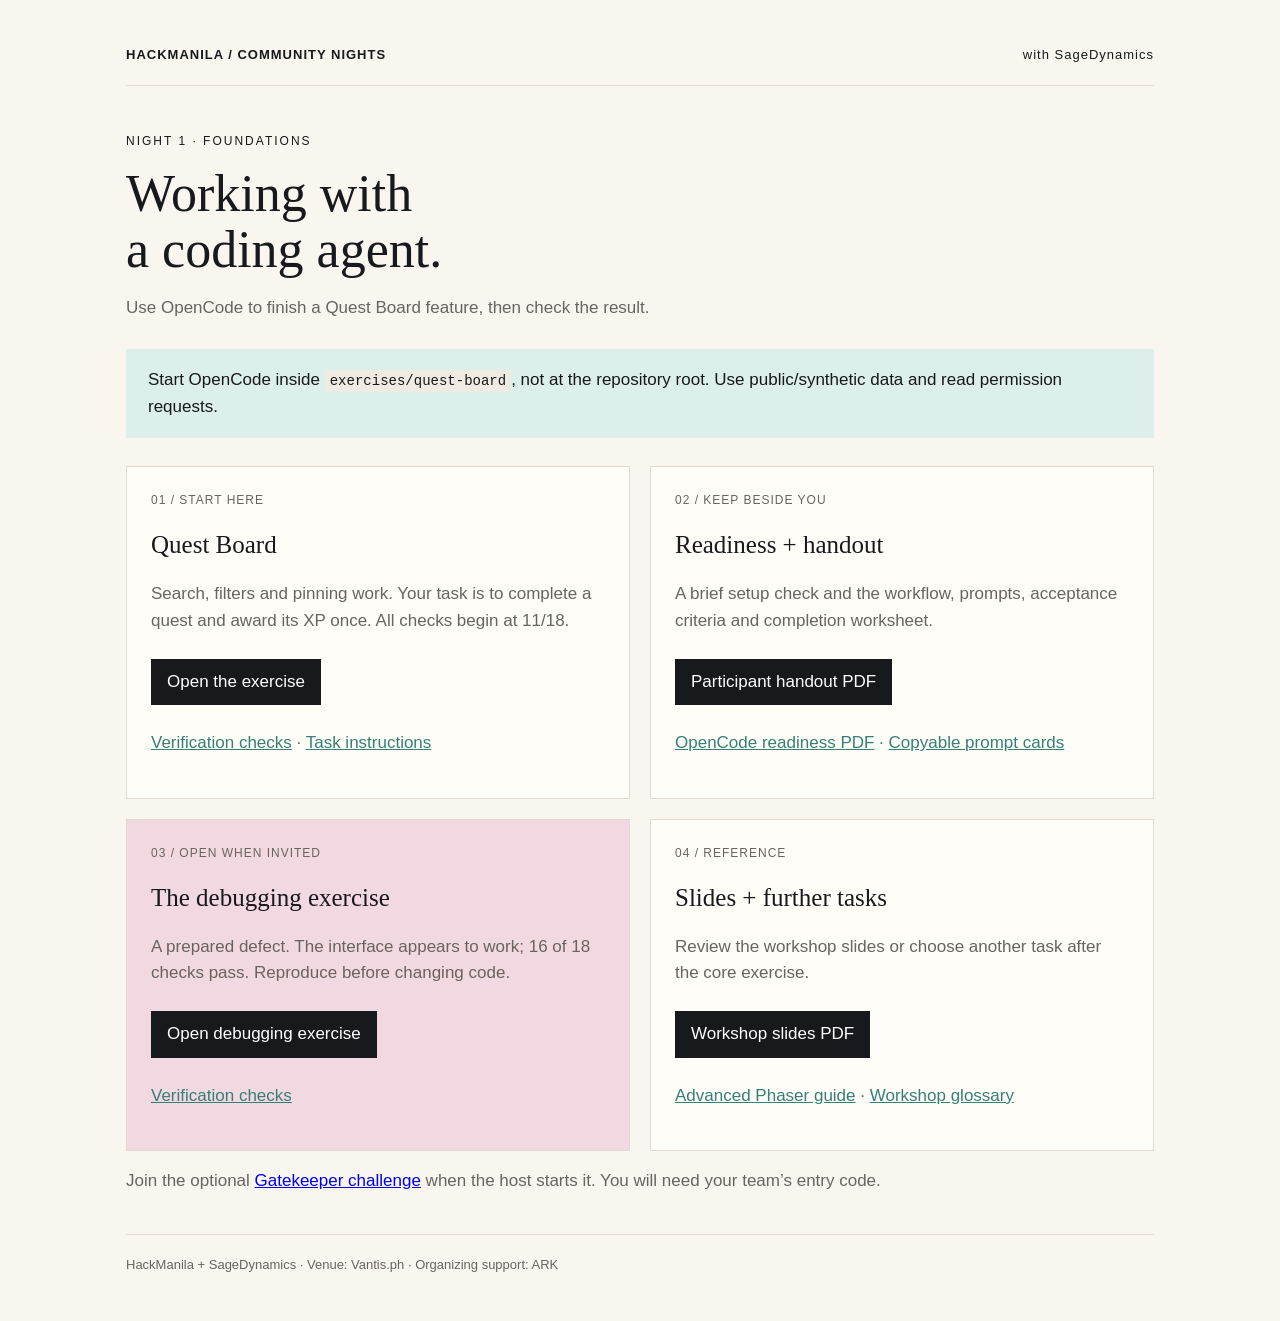
<file: index.html>
<!doctype html><html lang="en"><head><meta charset="utf-8"><meta name="viewport" content="width=device-width, initial-scale=1"><title>HackManila Night 1 · Workshop Hub</title><style>
*{box-sizing:border-box}body{margin:0;background:#f9f6ef;color:#17191d;font:17px/1.55 Arial,sans-serif}main{max-width:1080px;margin:auto;padding:45px 26px}header{border-bottom:1px solid #e1dad0;padding-bottom:20px;display:flex;justify-content:space-between;font-size:13px;letter-spacing:1px}.kicker{font-size:12px;letter-spacing:2px;margin-top:46px;text-transform:uppercase}h1{font:52px/1.08 Georgia,serif;max-width:850px;margin:15px 0}h2{font:25px/1.2 Georgia,serif}p{color:#68645f}.notice{background:#dcefea;padding:18px 22px;margin:28px 0}.grid{display:grid;grid-template-columns:1fr 1fr;gap:20px}.card{border:1px solid #e1dad0;background:#fffdf7;padding:24px}.label{font-size:12px;letter-spacing:1px;text-transform:uppercase;color:#68645f}.button{display:inline-block;padding:10px 16px;background:#17191d;color:white;text-decoration:none;margin:8px 0}.card a:not(.button){color:#367f76}.pink{background:#f2d8e1}footer{margin-top:40px;padding-top:20px;border-top:1px solid #e1dad0;font-size:13px;color:#68645f}code{font-size:14px;background:#f0ebe2;padding:3px 5px}a:focus-visible{outline:3px solid #a14a6b;outline-offset:3px}@media(max-width:680px){.grid{grid-template-columns:1fr}h1{font-size:39px}header{display:block}}
</style></head><body><main><header><strong>HACKMANILA / COMMUNITY NIGHTS</strong><span>with SageDynamics</span></header><div class="kicker">Night 1 · Foundations</div><h1>Working with<br>a coding agent.</h1><p>Use OpenCode to finish a Quest Board feature, then check the result.</p><div class="notice">Start OpenCode inside <code>exercises/quest-board</code>, not at the repository root. Use public/synthetic data and read permission requests.</div><div class="grid">
<section class="card"><div class="label">01 / Start here</div><h2>Quest Board</h2><p>Search, filters and pinning work. Your task is to complete a quest and award its XP once. All checks begin at 11/18.</p><a class="button" href="exercises/quest-board/index.html">Open the exercise</a><p><a href="exercises/quest-board/tests.html">Verification checks</a> · <a href="exercises/quest-board/WORKSHOP.md">Task instructions</a></p></section>
<section class="card"><div class="label">02 / Keep beside you</div><h2>Readiness + handout</h2><p>A brief setup check and the workflow, prompts, acceptance criteria and completion worksheet.</p><a class="button" href="docs/Participant_Handout.pdf">Participant handout PDF</a><p><a href="docs/OpenCode_Readiness.pdf">OpenCode readiness PDF</a> · <a href="docs/02-prompt-cards.md">Copyable prompt cards</a></p></section>
<section class="card pink"><div class="label">03 / Open when invited</div><h2>The debugging exercise</h2><p>A prepared defect. The interface appears to work; 16 of 18 checks pass. Reproduce before changing code.</p><a class="button" href="exercises/debug-exercise/index.html">Open debugging exercise</a><p><a href="exercises/debug-exercise/tests.html">Verification checks</a></p></section>
<section class="card"><div class="label">04 / Reference</div><h2>Slides + further tasks</h2><p>Review the workshop slides or choose another task after the core exercise.</p><a class="button" href="slides/HackManila_Night1.pdf">Workshop slides PDF</a><p><a href="docs/04-advanced-phaser.md">Advanced Phaser guide</a> · <a href="docs/03-glossary.md">Workshop glossary</a></p></section></div>
<p>Join the optional <a href="https://gate.apps.rnbks.com">Gatekeeper challenge</a> when the host starts it. You will need your team’s entry code.</p><footer>HackManila + SageDynamics · Venue: Vantis.ph · Organizing support: ARK</footer></main></body></html>
</file>
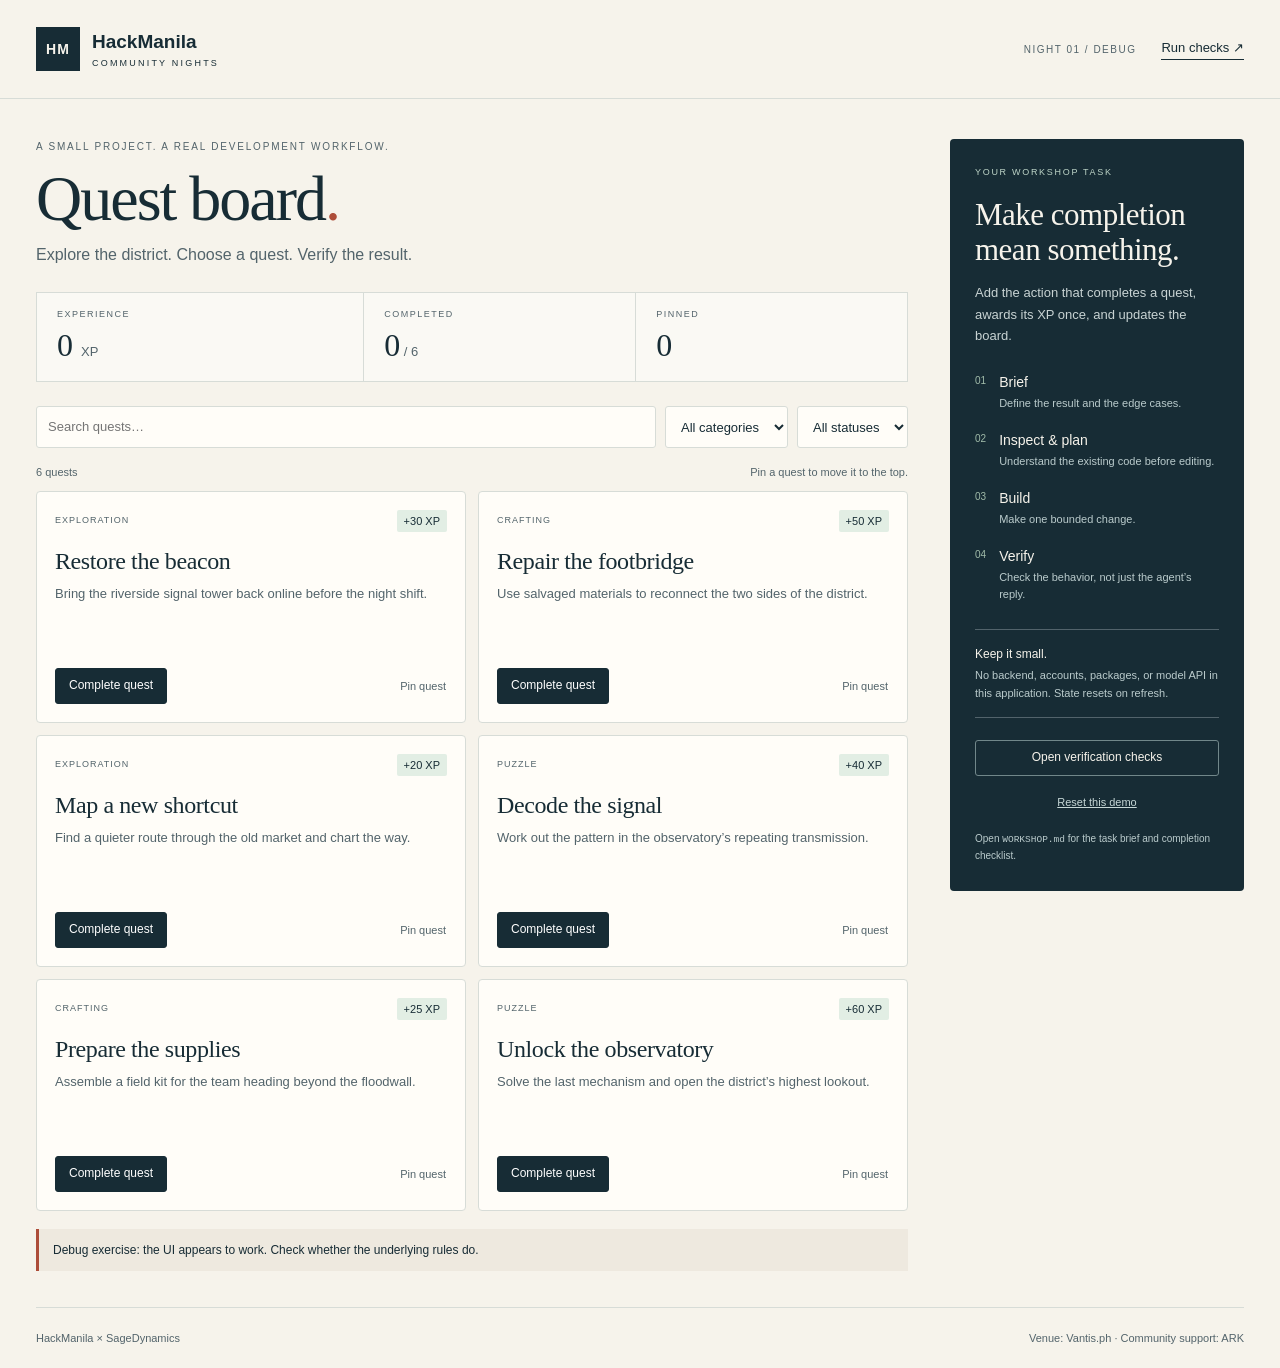
<file: exercises/debug-exercise/index.html>
<!doctype html>
<html lang="en">
<head>
  <meta charset="utf-8">
  <meta name="viewport" content="width=device-width, initial-scale=1">
  <title>Quest Board — HackManila Night 1</title>
  <link rel="stylesheet" href="styles.css">
  <script src="game.js" defer></script>
  <script src="app.js" defer></script>
</head>
<body>
  <header class="masthead">
    <a class="brand" href="index.html"><span class="brand-mark" aria-hidden="true">HM</span><span>HackManila <small>COMMUNITY NIGHTS</small></span></a>
    <div class="masthead-actions"><span class="edition">NIGHT 01 / DEBUG</span><a class="text-link" href="tests.html">Run checks <span aria-hidden="true">↗</span></a></div>
  </header>
  <main class="layout">
    <section class="board" aria-labelledby="board-title">
      <div class="eyebrow">A SMALL PROJECT. A REAL DEVELOPMENT WORKFLOW.</div>
      <h1 id="board-title">Quest board<span class="title-dot">.</span></h1>
      <p class="intro">Explore the district. Choose a quest. Verify the result.</p>
      <div class="stats" aria-label="Player progress">
        <div><span class="stat-label">EXPERIENCE</span><strong><span id="xp">0</span> <small>XP</small></strong></div>
        <div><span class="stat-label">COMPLETED</span><strong><span id="completed">0</span><small> / 6</small></strong></div>
        <div><span class="stat-label">PINNED</span><strong id="pinned">0</strong></div>
      </div>
      <form id="filters" class="filters" role="search" aria-label="Filter quests">
        <label class="search-label"><span class="sr-only">Search quests</span><input id="search" type="search" placeholder="Search quests…" autocomplete="off"></label>
        <label><span class="sr-only">Category</span><select id="category"><option value="all">All categories</option><option value="exploration">Exploration</option><option value="crafting">Crafting</option><option value="puzzle">Puzzles</option></select></label>
        <label><span class="sr-only">Status</span><select id="status"><option value="all">All statuses</option><option value="available">Available</option><option value="completed">Completed</option></select></label>
      </form>
      <div class="list-heading"><span id="result-count">6 quests</span><span>Pin a quest to move it to the top.</span></div>
      <div id="quest-list" class="quest-list"></div>
      <p id="empty" class="empty" hidden>No quests match these filters. Try another search.</p>
      <div id="notice" class="notice" role="status" aria-live="polite">Debug exercise: the UI appears to work. Check whether the underlying rules do.</div>
    </section>
    <aside class="workshop-panel" aria-labelledby="task-title">
      <div class="panel-label">YOUR WORKSHOP TASK</div>
      <h2 id="task-title">Make completion<br>mean something.</h2>
      <p>Add the action that completes a quest, awards its XP once, and updates the board.</p>
      <div class="steps">
        <div><span>01</span><p><strong>Brief</strong>Define the result and the edge cases.</p></div>
        <div><span>02</span><p><strong>Inspect & plan</strong>Understand the existing code before editing.</p></div>
        <div><span>03</span><p><strong>Build</strong>Make one bounded change.</p></div>
        <div><span>04</span><p><strong>Verify</strong>Check the behavior, not just the agent’s reply.</p></div>
      </div>
      <div class="constraint-box"><strong>Keep it small.</strong><span>No backend, accounts, packages, or model API in this application. State resets on refresh.</span></div>
      <a class="button secondary full" href="tests.html">Open verification checks</a>
      <button class="reset-button" id="reset" type="button">Reset this demo</button>
      <p class="panel-footnote">Open <code>WORKSHOP.md</code> for the task brief and completion checklist.</p>
    </aside>
  </main>
  <footer>HackManila × SageDynamics <span>Venue: Vantis.ph · Community support: ARK</span></footer>
  <noscript><p>This exercise needs JavaScript enabled in your browser.</p></noscript>
</body>
</html>
</file>
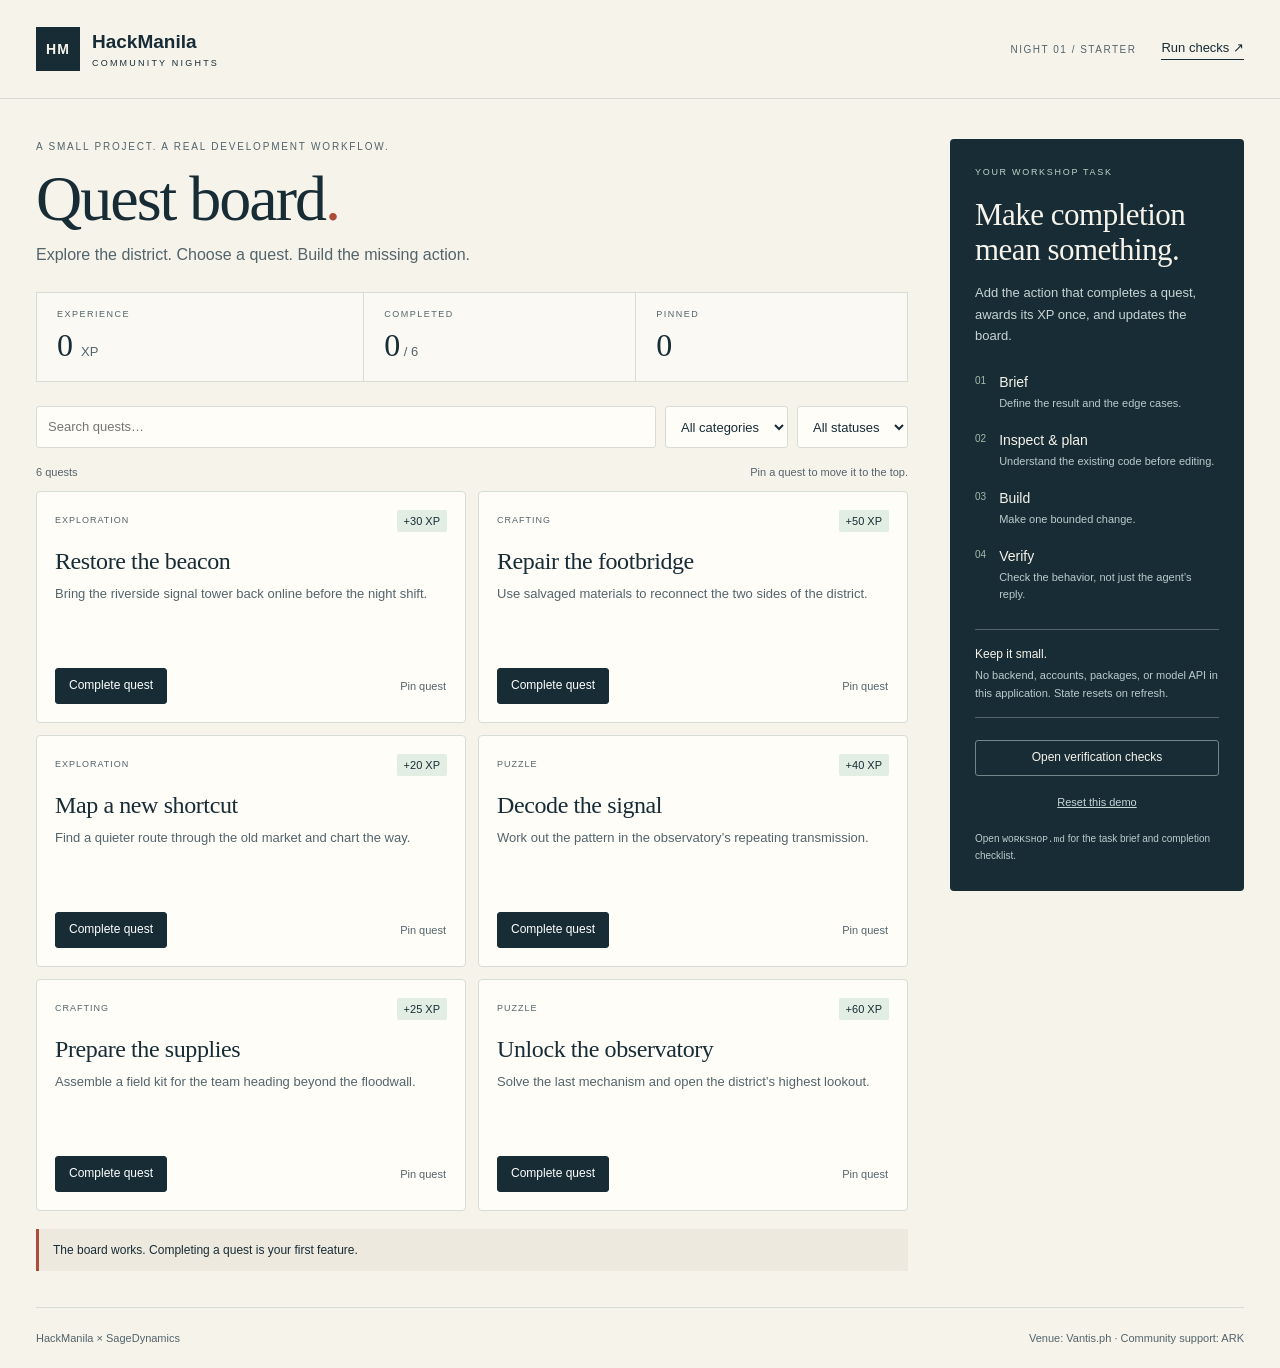
<file: exercises/quest-board/index.html>
<!doctype html>
<html lang="en">
<head>
  <meta charset="utf-8">
  <meta name="viewport" content="width=device-width, initial-scale=1">
  <title>Quest Board — HackManila Night 1</title>
  <link rel="stylesheet" href="styles.css">
  <script src="game.js" defer></script>
  <script src="app.js" defer></script>
</head>
<body>
  <header class="masthead">
    <a class="brand" href="index.html"><span class="brand-mark" aria-hidden="true">HM</span><span>HackManila <small>COMMUNITY NIGHTS</small></span></a>
    <div class="masthead-actions"><span class="edition">NIGHT 01 / STARTER</span><a class="text-link" href="tests.html">Run checks <span aria-hidden="true">↗</span></a></div>
  </header>
  <main class="layout">
    <section class="board" aria-labelledby="board-title">
      <div class="eyebrow">A SMALL PROJECT. A REAL DEVELOPMENT WORKFLOW.</div>
      <h1 id="board-title">Quest board<span class="title-dot">.</span></h1>
      <p class="intro">Explore the district. Choose a quest. Build the missing action.</p>
      <div class="stats" aria-label="Player progress">
        <div><span class="stat-label">EXPERIENCE</span><strong><span id="xp">0</span> <small>XP</small></strong></div>
        <div><span class="stat-label">COMPLETED</span><strong><span id="completed">0</span><small> / 6</small></strong></div>
        <div><span class="stat-label">PINNED</span><strong id="pinned">0</strong></div>
      </div>
      <form id="filters" class="filters" role="search" aria-label="Filter quests">
        <label class="search-label"><span class="sr-only">Search quests</span><input id="search" type="search" placeholder="Search quests…" autocomplete="off"></label>
        <label><span class="sr-only">Category</span><select id="category"><option value="all">All categories</option><option value="exploration">Exploration</option><option value="crafting">Crafting</option><option value="puzzle">Puzzles</option></select></label>
        <label><span class="sr-only">Status</span><select id="status"><option value="all">All statuses</option><option value="available">Available</option><option value="completed">Completed</option></select></label>
      </form>
      <div class="list-heading"><span id="result-count">6 quests</span><span>Pin a quest to move it to the top.</span></div>
      <div id="quest-list" class="quest-list"></div>
      <p id="empty" class="empty" hidden>No quests match these filters. Try another search.</p>
      <div id="notice" class="notice" role="status" aria-live="polite">The board works. Completing a quest is your first feature.</div>
    </section>
    <aside class="workshop-panel" aria-labelledby="task-title">
      <div class="panel-label">YOUR WORKSHOP TASK</div>
      <h2 id="task-title">Make completion<br>mean something.</h2>
      <p>Add the action that completes a quest, awards its XP once, and updates the board.</p>
      <div class="steps">
        <div><span>01</span><p><strong>Brief</strong>Define the result and the edge cases.</p></div>
        <div><span>02</span><p><strong>Inspect & plan</strong>Understand the existing code before editing.</p></div>
        <div><span>03</span><p><strong>Build</strong>Make one bounded change.</p></div>
        <div><span>04</span><p><strong>Verify</strong>Check the behavior, not just the agent’s reply.</p></div>
      </div>
      <div class="constraint-box"><strong>Keep it small.</strong><span>No backend, accounts, packages, or model API in this application. State resets on refresh.</span></div>
      <a class="button secondary full" href="tests.html">Open verification checks</a>
      <button class="reset-button" id="reset" type="button">Reset this demo</button>
      <p class="panel-footnote">Open <code>WORKSHOP.md</code> for the task brief and completion checklist.</p>
    </aside>
  </main>
  <footer>HackManila × SageDynamics <span>Venue: Vantis.ph · Community support: ARK</span></footer>
  <noscript><p>This exercise needs JavaScript enabled in your browser.</p></noscript>
</body>
</html>
</file>
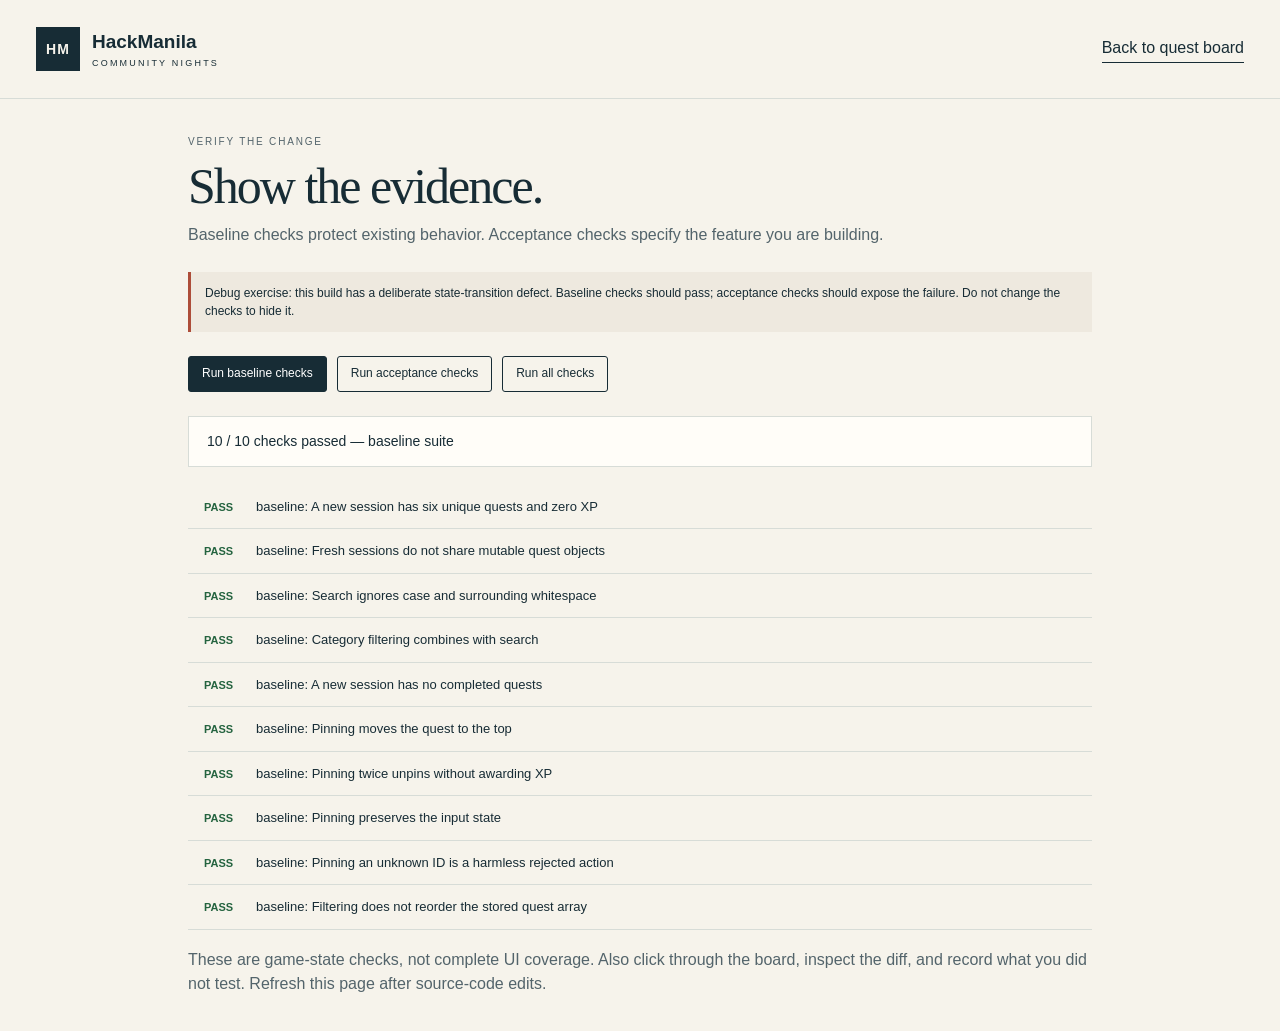
<file: exercises/debug-exercise/tests.html>
<!doctype html>
<html lang="en">
<head><meta charset="utf-8"><meta name="viewport" content="width=device-width, initial-scale=1"><title>Quest Board — Verification</title><link rel="stylesheet" href="styles.css"><script src="game.js" defer></script><script src="checks.js" defer></script><script src="tests-ui.js" defer></script></head>
<body>
<header class="masthead"><a class="brand" href="index.html"><span class="brand-mark" aria-hidden="true">HM</span><span>HackManila <small>COMMUNITY NIGHTS</small></span></a><a class="text-link" href="index.html">Back to quest board</a></header>
<main class="checks-main"><div class="eyebrow">VERIFY THE CHANGE</div><h1>Show the evidence.</h1><p class="intro">Baseline checks protect existing behavior. Acceptance checks specify the feature you are building.</p>
<div class="notice">Debug exercise: this build has a deliberate state-transition defect. Baseline checks should pass; acceptance checks should expose the failure. Do not change the checks to hide it.</div>
<div class="check-toolbar"><button class="button" type="button" data-suite="baseline">Run baseline checks</button><button class="button secondary" type="button" data-suite="acceptance">Run acceptance checks</button><button class="button secondary" type="button" data-suite="all">Run all checks</button></div>
<div class="check-summary" id="check-summary" role="status" aria-live="polite">Choose a check suite.</div><ol class="check-results" id="check-results"></ol>
<p class="intro">These are game-state checks, not complete UI coverage. Also click through the board, inspect the diff, and record what you did not test. Refresh this page after source-code edits.</p>
</main>
</body></html>
</file>
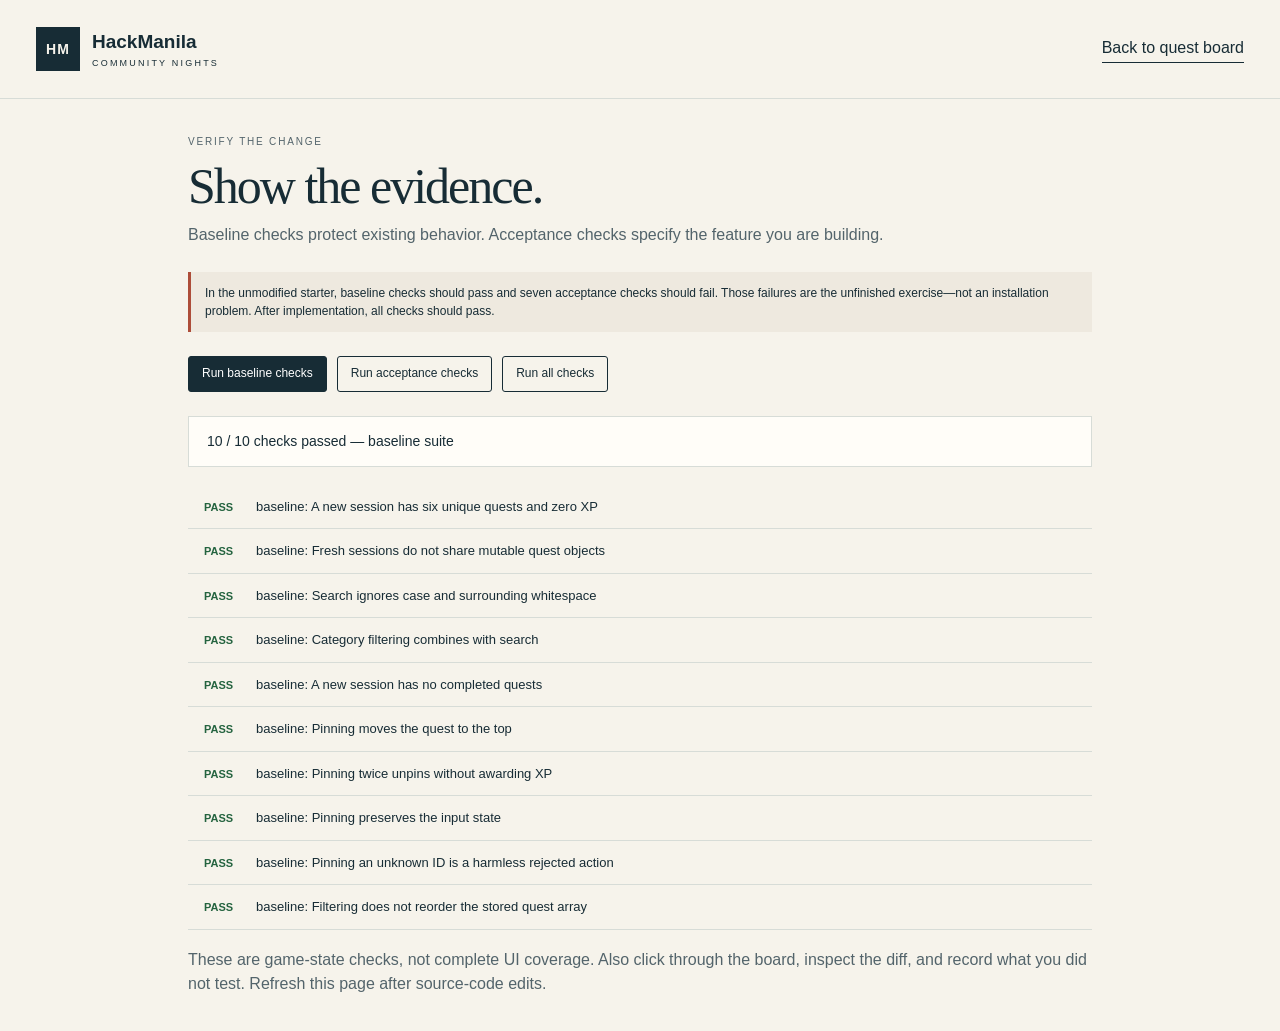
<file: exercises/quest-board/tests.html>
<!doctype html>
<html lang="en">
<head><meta charset="utf-8"><meta name="viewport" content="width=device-width, initial-scale=1"><title>Quest Board — Verification</title><link rel="stylesheet" href="styles.css"><script src="game.js" defer></script><script src="checks.js" defer></script><script src="tests-ui.js" defer></script></head>
<body>
<header class="masthead"><a class="brand" href="index.html"><span class="brand-mark" aria-hidden="true">HM</span><span>HackManila <small>COMMUNITY NIGHTS</small></span></a><a class="text-link" href="index.html">Back to quest board</a></header>
<main class="checks-main"><div class="eyebrow">VERIFY THE CHANGE</div><h1>Show the evidence.</h1><p class="intro">Baseline checks protect existing behavior. Acceptance checks specify the feature you are building.</p>
<div class="notice">In the unmodified starter, baseline checks should pass and seven acceptance checks should fail. Those failures are the unfinished exercise—not an installation problem. After implementation, all checks should pass.</div>
<div class="check-toolbar"><button class="button" type="button" data-suite="baseline">Run baseline checks</button><button class="button secondary" type="button" data-suite="acceptance">Run acceptance checks</button><button class="button secondary" type="button" data-suite="all">Run all checks</button></div>
<div class="check-summary" id="check-summary" role="status" aria-live="polite">Choose a check suite.</div><ol class="check-results" id="check-results"></ol>
<p class="intro">These are game-state checks, not complete UI coverage. Also click through the board, inspect the diff, and record what you did not test. Refresh this page after source-code edits.</p>
</main>
</body></html>
</file>
<file: exercises/debug-exercise/styles.css>
:root { color-scheme: light; --paper:#f6f3eb; --ink:#172c35; --muted:#53646b; --line:#d7dcd7; --mint:#e2eee4; --accent:#ad4d39; }
* { box-sizing:border-box; }
body { margin:0; background:var(--paper); color:var(--ink); font:16px/1.5 Arial,Helvetica,sans-serif; }
a { color:inherit; }
button,input,select { font:inherit; }
button,a,input,select { -webkit-tap-highlight-color:transparent; }
button { cursor:pointer; }
button:disabled { cursor:default; }
:focus-visible { outline:3px solid var(--accent); outline-offset:3px; }
.masthead { max-width:1280px; margin:auto; padding:27px 36px; display:flex; align-items:center; justify-content:space-between; gap:20px; border-bottom:1px solid var(--line); }
.brand { display:flex; align-items:center; gap:12px; text-decoration:none; font-size:19px; font-weight:bold; }
.brand-mark { background:var(--ink); color:var(--paper); width:44px; height:44px; display:grid; place-items:center; font-size:14px; letter-spacing:1px; }
.brand small { display:block; font-size:9px; letter-spacing:2.2px; font-weight:normal; margin-top:1px; }
.masthead-actions { display:flex; align-items:center; gap:25px; font-size:13px; }
.edition { font-size:10px; letter-spacing:1.5px; color:var(--muted); }
.text-link { text-decoration:none; border-bottom:1px solid var(--ink); padding-bottom:2px; }
.layout { max-width:1280px; margin:0 auto; padding:40px 36px 36px; display:grid; grid-template-columns:minmax(0,1fr) 294px; gap:42px; align-items:start; }
.eyebrow { color:var(--muted); font-size:10px; letter-spacing:1.8px; }
h1 { margin:10px 0 5px; font:normal 64px/1.08 Georgia,'Times New Roman',serif; letter-spacing:-2px; }
.title-dot { color:var(--accent); }
.intro { margin:10px 0 25px; color:var(--muted); font-size:16px; }
.stats { display:grid; grid-template-columns:1.2fr 1fr 1fr; border:1px solid var(--line); background:#ffffff70; margin-bottom:24px; }
.stats>div { padding:15px 20px; }
.stats>div+div { border-left:1px solid var(--line); }
.stat-label { display:block; color:var(--muted); font-size:9px; letter-spacing:1.5px; }
.stats strong { font:normal 32px/1.3 Georgia,serif; display:block; margin-top:3px; }
.stats small { font:13px Arial,sans-serif; color:var(--muted); }
.filters { display:flex; gap:9px; flex-wrap:wrap; }
.filters .search-label { flex:1; min-width:170px; }
input,select { width:100%; border:1px solid var(--line); border-radius:3px; background:#fffdf8; padding:10px 11px; color:var(--ink); font-size:13px; min-height:42px; }
.list-heading { display:flex; gap:12px; justify-content:space-between; color:var(--muted); font-size:11px; margin:16px 0 10px; }
.quest-list { display:grid; grid-template-columns:repeat(2,minmax(0,1fr)); gap:12px; }
.quest { background:#fffdf8; border:1px solid var(--line); border-radius:4px; padding:18px; display:flex; flex-direction:column; min-height:232px; }
.quest.done { background:#edf4ec; }
.quest-top { display:flex; justify-content:space-between; gap:10px; align-items:center; }
.category { font-size:9px; letter-spacing:1px; text-transform:uppercase; color:var(--muted); }
.reward { font-size:11px; background:var(--mint); padding:3px 7px; border-radius:2px; white-space:nowrap; }
.quest h2 { font:normal 24px/1.2 Georgia,serif; margin:15px 0 8px; letter-spacing:-.4px; }
.quest-description { font-size:13px; line-height:1.55; color:var(--muted); margin:0 0 17px; flex:1; }
.quest-actions { display:flex; gap:10px; justify-content:space-between; align-items:center; }
.button { display:inline-block; background:var(--ink); color:white; border:1px solid var(--ink); border-radius:3px; padding:9px 13px; font-size:12px; line-height:1.3; text-align:center; text-decoration:none; }
.button:disabled { background:#d9e7da; color:#25412d; border-color:#c5d7c6; }
.button.secondary { background:transparent; color:var(--ink); }
.pin { border:0; background:transparent; padding:8px 1px; color:var(--muted); font-size:11px; }
.pin[aria-pressed=true] { color:var(--accent); font-weight:bold; }
.notice { margin-top:18px; border-left:3px solid var(--accent); background:#eee9df; padding:12px 14px; font-size:12px; line-height:1.5; }
.empty { padding:35px 20px; border:1px dashed var(--line); color:var(--muted); text-align:center; }
.workshop-panel { background:var(--ink); color:var(--paper); padding:27px 25px; border-radius:4px; }
.panel-label { color:#bdd4c7; font-size:9px; letter-spacing:1.7px; }
.workshop-panel h2 { font:normal 31px/1.14 Georgia,serif; letter-spacing:-.5px; margin:17px 0 15px; }
.workshop-panel>p { color:#c8d3d3; font-size:13px; line-height:1.65; }
.steps { margin:25px 0; }
.steps>div { display:flex; gap:13px; margin-bottom:17px; }
.steps>div>span { color:#a0bba9; font-size:10px; margin-top:2px; }
.steps p { margin:0; font-size:11px; color:#bacbcc; line-height:1.6; }
.steps strong { display:block; color:var(--paper); font-weight:normal; font-size:14px; margin-bottom:1px; }
.constraint-box { border-top:1px solid #52636b; border-bottom:1px solid #52636b; padding:15px 0; margin-bottom:22px; }
.constraint-box strong { display:block; font-size:12px; font-weight:normal; margin-bottom:4px; }
.constraint-box span { font-size:11px; color:#bacbcc; line-height:1.6; display:block; }
.workshop-panel .button { color:var(--paper); border-color:#71878a; }
.full { width:100%; }
.reset-button { background:none; border:0; color:#c7d8d7; width:100%; font-size:11px; margin:13px 0 1px; text-decoration:underline; padding:5px; }
.workshop-panel .panel-footnote { font-size:10px; margin:15px 0 0; color:#bacbcc; }
code { font-size:.95em; }
footer { max-width:1208px; margin:0 auto; padding:22px 0; border-top:1px solid var(--line); color:var(--muted); display:flex; justify-content:space-between; gap:20px; font-size:11px; }
.sr-only { position:absolute; width:1px; height:1px; padding:0; margin:-1px; overflow:hidden; clip:rect(0,0,0,0); white-space:nowrap; border:0; }
.checks-main { max-width:960px; margin:35px auto; padding:0 28px; }
.checks-main h1 { font-size:50px; }
.check-toolbar { display:flex; gap:10px; flex-wrap:wrap; margin:24px 0; }
.check-summary { border:1px solid var(--line); padding:14px 18px; font-size:14px; background:#fffdf8; }
.check-results { list-style:none; padding:0; margin:18px 0; }
.check-results li { padding:12px 16px; border-bottom:1px solid var(--line); font-size:13px; }
.check-results strong { display:inline-block; min-width:52px; font-size:11px; }
.check-results .pass strong { color:#24633f; }
.check-results .fail strong { color:#a12f24; }
.check-results small { display:block; margin-left:52px; color:var(--muted); }
@media(max-width:1020px) { .layout { grid-template-columns:minmax(0,1fr) 270px; gap:25px; padding:30px 24px; } .quest-list { grid-template-columns:1fr; } .quest { min-height:205px; } footer { margin:0 24px; } h1 { font-size:55px; } }
@media(max-width:720px) { .masthead { padding:19px 20px; } .edition { display:none; } .layout { grid-template-columns:1fr; padding:26px 20px; } .workshop-panel { margin-top:4px; } h1 { font-size:49px; } .eyebrow { font-size:8px; } .intro { font-size:14px; } .list-heading>span:last-child { display:none; } .stats>div { padding:12px; } .stats strong { font-size:28px; } .quest-list { grid-template-columns:1fr; } .quest { min-height:205px; } .filters label:not(.search-label) { flex:1; } .filters .search-label { flex-basis:100%; } footer { flex-direction:column; gap:5px; margin:0 20px; } }
</file>
<file: exercises/quest-board/styles.css>
:root { color-scheme: light; --paper:#f6f3eb; --ink:#172c35; --muted:#53646b; --line:#d7dcd7; --mint:#e2eee4; --accent:#ad4d39; }
* { box-sizing:border-box; }
body { margin:0; background:var(--paper); color:var(--ink); font:16px/1.5 Arial,Helvetica,sans-serif; }
a { color:inherit; }
button,input,select { font:inherit; }
button,a,input,select { -webkit-tap-highlight-color:transparent; }
button { cursor:pointer; }
button:disabled { cursor:default; }
:focus-visible { outline:3px solid var(--accent); outline-offset:3px; }
.masthead { max-width:1280px; margin:auto; padding:27px 36px; display:flex; align-items:center; justify-content:space-between; gap:20px; border-bottom:1px solid var(--line); }
.brand { display:flex; align-items:center; gap:12px; text-decoration:none; font-size:19px; font-weight:bold; }
.brand-mark { background:var(--ink); color:var(--paper); width:44px; height:44px; display:grid; place-items:center; font-size:14px; letter-spacing:1px; }
.brand small { display:block; font-size:9px; letter-spacing:2.2px; font-weight:normal; margin-top:1px; }
.masthead-actions { display:flex; align-items:center; gap:25px; font-size:13px; }
.edition { font-size:10px; letter-spacing:1.5px; color:var(--muted); }
.text-link { text-decoration:none; border-bottom:1px solid var(--ink); padding-bottom:2px; }
.layout { max-width:1280px; margin:0 auto; padding:40px 36px 36px; display:grid; grid-template-columns:minmax(0,1fr) 294px; gap:42px; align-items:start; }
.eyebrow { color:var(--muted); font-size:10px; letter-spacing:1.8px; }
h1 { margin:10px 0 5px; font:normal 64px/1.08 Georgia,'Times New Roman',serif; letter-spacing:-2px; }
.title-dot { color:var(--accent); }
.intro { margin:10px 0 25px; color:var(--muted); font-size:16px; }
.stats { display:grid; grid-template-columns:1.2fr 1fr 1fr; border:1px solid var(--line); background:#ffffff70; margin-bottom:24px; }
.stats>div { padding:15px 20px; }
.stats>div+div { border-left:1px solid var(--line); }
.stat-label { display:block; color:var(--muted); font-size:9px; letter-spacing:1.5px; }
.stats strong { font:normal 32px/1.3 Georgia,serif; display:block; margin-top:3px; }
.stats small { font:13px Arial,sans-serif; color:var(--muted); }
.filters { display:flex; gap:9px; flex-wrap:wrap; }
.filters .search-label { flex:1; min-width:170px; }
input,select { width:100%; border:1px solid var(--line); border-radius:3px; background:#fffdf8; padding:10px 11px; color:var(--ink); font-size:13px; min-height:42px; }
.list-heading { display:flex; gap:12px; justify-content:space-between; color:var(--muted); font-size:11px; margin:16px 0 10px; }
.quest-list { display:grid; grid-template-columns:repeat(2,minmax(0,1fr)); gap:12px; }
.quest { background:#fffdf8; border:1px solid var(--line); border-radius:4px; padding:18px; display:flex; flex-direction:column; min-height:232px; }
.quest.done { background:#edf4ec; }
.quest-top { display:flex; justify-content:space-between; gap:10px; align-items:center; }
.category { font-size:9px; letter-spacing:1px; text-transform:uppercase; color:var(--muted); }
.reward { font-size:11px; background:var(--mint); padding:3px 7px; border-radius:2px; white-space:nowrap; }
.quest h2 { font:normal 24px/1.2 Georgia,serif; margin:15px 0 8px; letter-spacing:-.4px; }
.quest-description { font-size:13px; line-height:1.55; color:var(--muted); margin:0 0 17px; flex:1; }
.quest-actions { display:flex; gap:10px; justify-content:space-between; align-items:center; }
.button { display:inline-block; background:var(--ink); color:white; border:1px solid var(--ink); border-radius:3px; padding:9px 13px; font-size:12px; line-height:1.3; text-align:center; text-decoration:none; }
.button:disabled { background:#d9e7da; color:#25412d; border-color:#c5d7c6; }
.button.secondary { background:transparent; color:var(--ink); }
.pin { border:0; background:transparent; padding:8px 1px; color:var(--muted); font-size:11px; }
.pin[aria-pressed=true] { color:var(--accent); font-weight:bold; }
.notice { margin-top:18px; border-left:3px solid var(--accent); background:#eee9df; padding:12px 14px; font-size:12px; line-height:1.5; }
.empty { padding:35px 20px; border:1px dashed var(--line); color:var(--muted); text-align:center; }
.workshop-panel { background:var(--ink); color:var(--paper); padding:27px 25px; border-radius:4px; }
.panel-label { color:#bdd4c7; font-size:9px; letter-spacing:1.7px; }
.workshop-panel h2 { font:normal 31px/1.14 Georgia,serif; letter-spacing:-.5px; margin:17px 0 15px; }
.workshop-panel>p { color:#c8d3d3; font-size:13px; line-height:1.65; }
.steps { margin:25px 0; }
.steps>div { display:flex; gap:13px; margin-bottom:17px; }
.steps>div>span { color:#a0bba9; font-size:10px; margin-top:2px; }
.steps p { margin:0; font-size:11px; color:#bacbcc; line-height:1.6; }
.steps strong { display:block; color:var(--paper); font-weight:normal; font-size:14px; margin-bottom:1px; }
.constraint-box { border-top:1px solid #52636b; border-bottom:1px solid #52636b; padding:15px 0; margin-bottom:22px; }
.constraint-box strong { display:block; font-size:12px; font-weight:normal; margin-bottom:4px; }
.constraint-box span { font-size:11px; color:#bacbcc; line-height:1.6; display:block; }
.workshop-panel .button { color:var(--paper); border-color:#71878a; }
.full { width:100%; }
.reset-button { background:none; border:0; color:#c7d8d7; width:100%; font-size:11px; margin:13px 0 1px; text-decoration:underline; padding:5px; }
.workshop-panel .panel-footnote { font-size:10px; margin:15px 0 0; color:#bacbcc; }
code { font-size:.95em; }
footer { max-width:1208px; margin:0 auto; padding:22px 0; border-top:1px solid var(--line); color:var(--muted); display:flex; justify-content:space-between; gap:20px; font-size:11px; }
.sr-only { position:absolute; width:1px; height:1px; padding:0; margin:-1px; overflow:hidden; clip:rect(0,0,0,0); white-space:nowrap; border:0; }
.checks-main { max-width:960px; margin:35px auto; padding:0 28px; }
.checks-main h1 { font-size:50px; }
.check-toolbar { display:flex; gap:10px; flex-wrap:wrap; margin:24px 0; }
.check-summary { border:1px solid var(--line); padding:14px 18px; font-size:14px; background:#fffdf8; }
.check-results { list-style:none; padding:0; margin:18px 0; }
.check-results li { padding:12px 16px; border-bottom:1px solid var(--line); font-size:13px; }
.check-results strong { display:inline-block; min-width:52px; font-size:11px; }
.check-results .pass strong { color:#24633f; }
.check-results .fail strong { color:#a12f24; }
.check-results small { display:block; margin-left:52px; color:var(--muted); }
@media(max-width:1020px) { .layout { grid-template-columns:minmax(0,1fr) 270px; gap:25px; padding:30px 24px; } .quest-list { grid-template-columns:1fr; } .quest { min-height:205px; } footer { margin:0 24px; } h1 { font-size:55px; } }
@media(max-width:720px) { .masthead { padding:19px 20px; } .edition { display:none; } .layout { grid-template-columns:1fr; padding:26px 20px; } .workshop-panel { margin-top:4px; } h1 { font-size:49px; } .eyebrow { font-size:8px; } .intro { font-size:14px; } .list-heading>span:last-child { display:none; } .stats>div { padding:12px; } .stats strong { font-size:28px; } .quest-list { grid-template-columns:1fr; } .quest { min-height:205px; } .filters label:not(.search-label) { flex:1; } .filters .search-label { flex-basis:100%; } footer { flex-direction:column; gap:5px; margin:0 20px; } }
</file>
